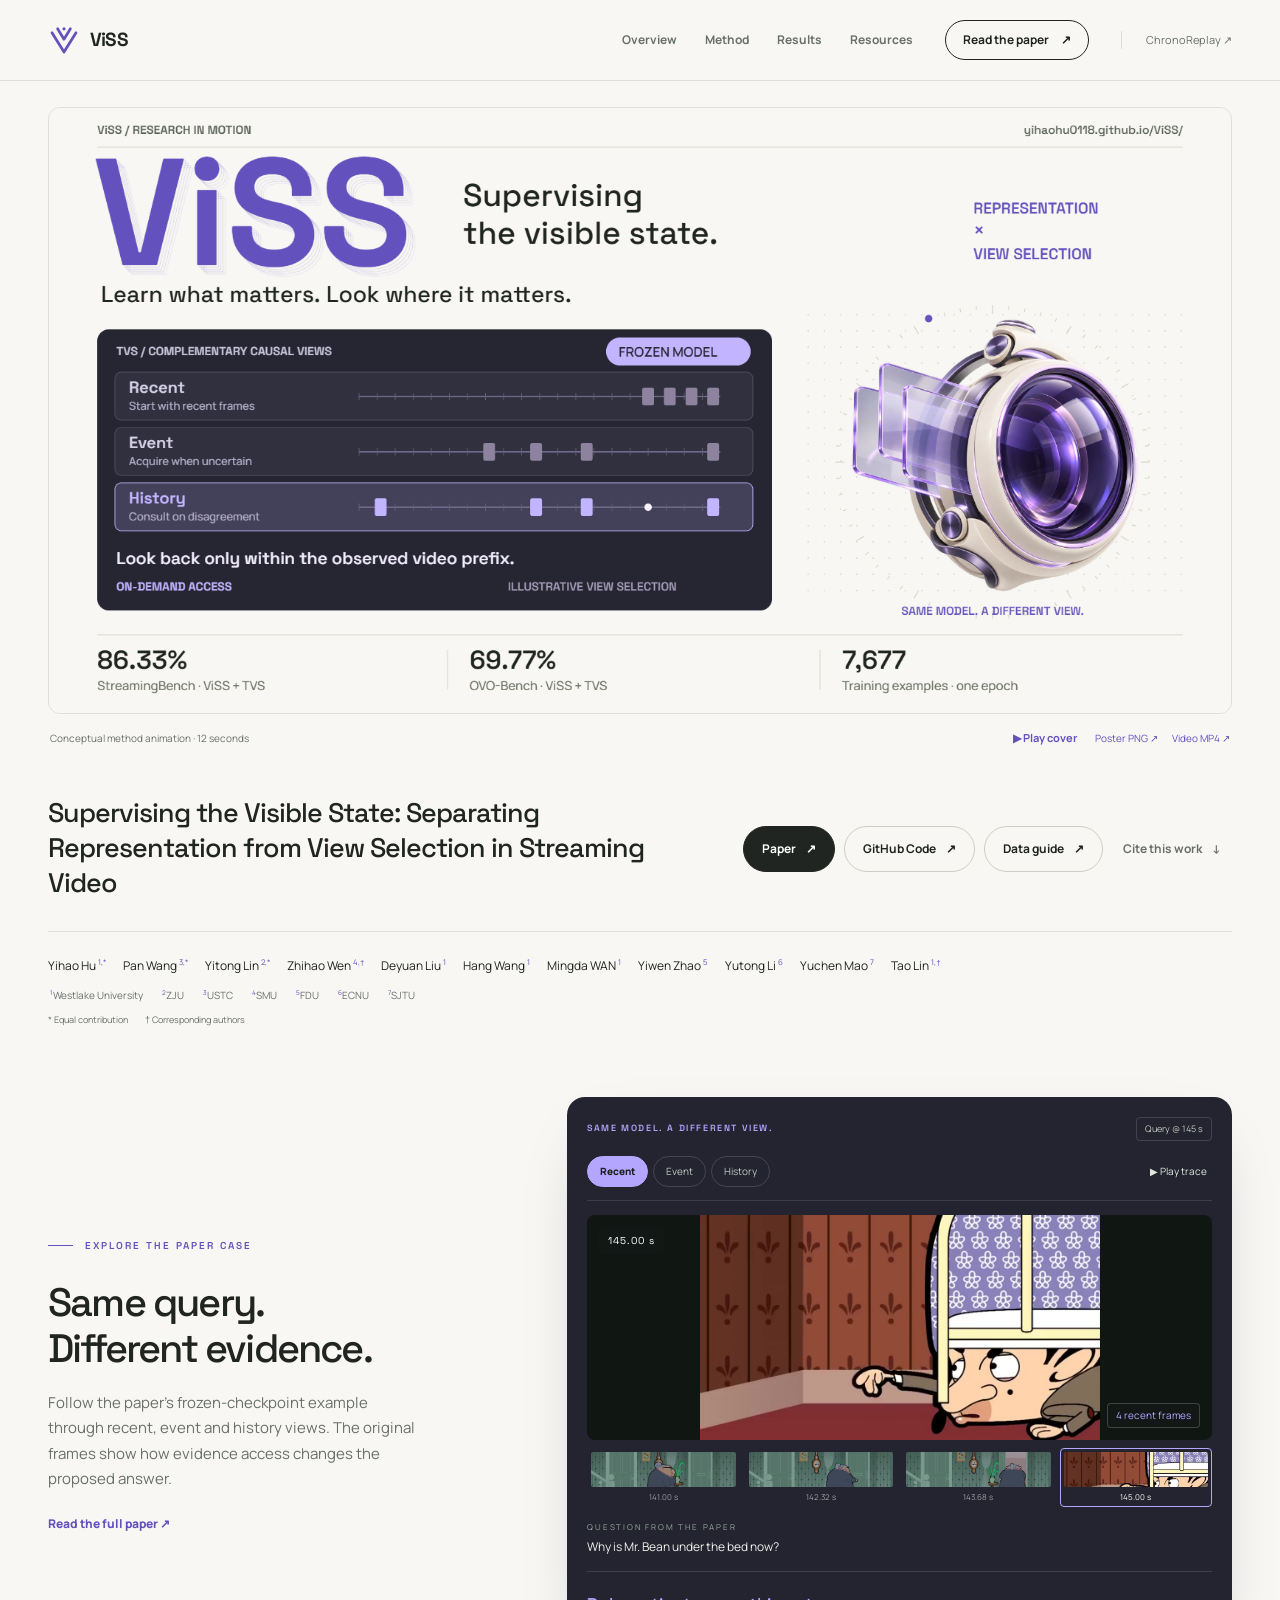
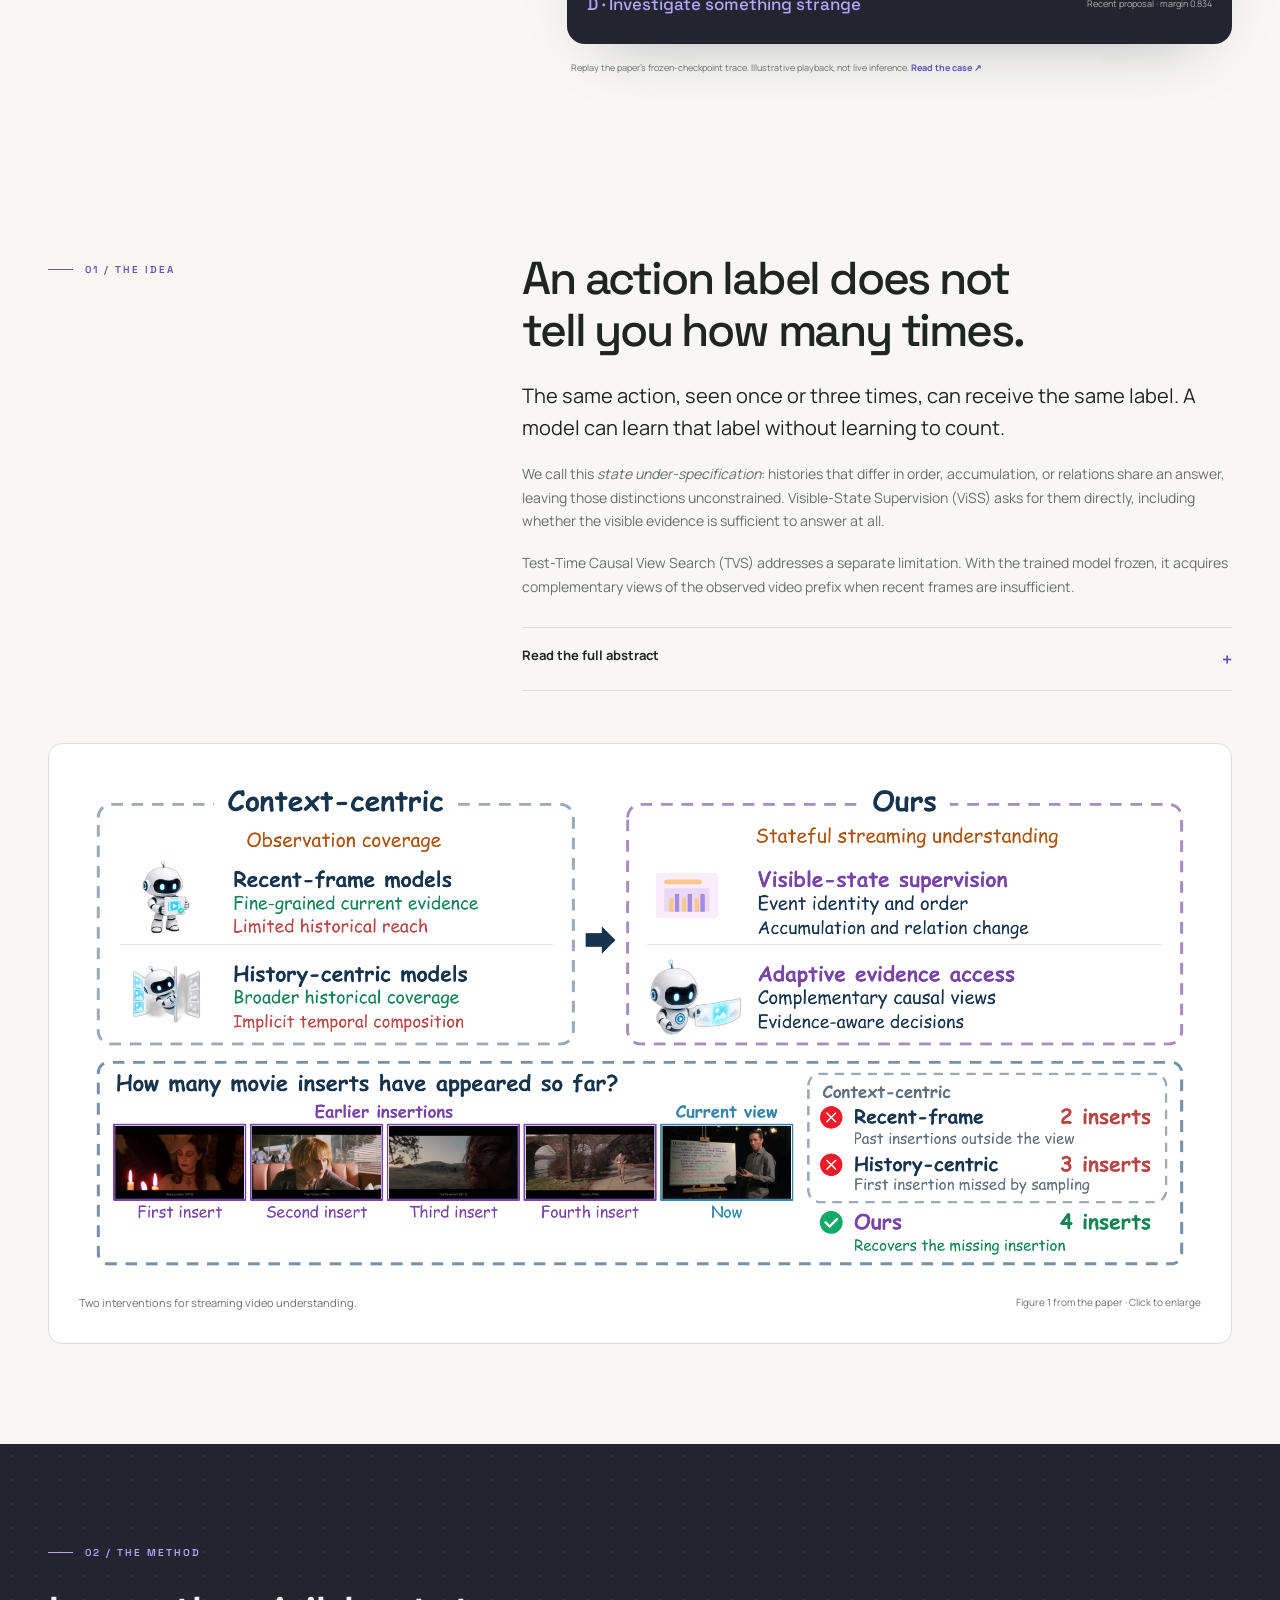
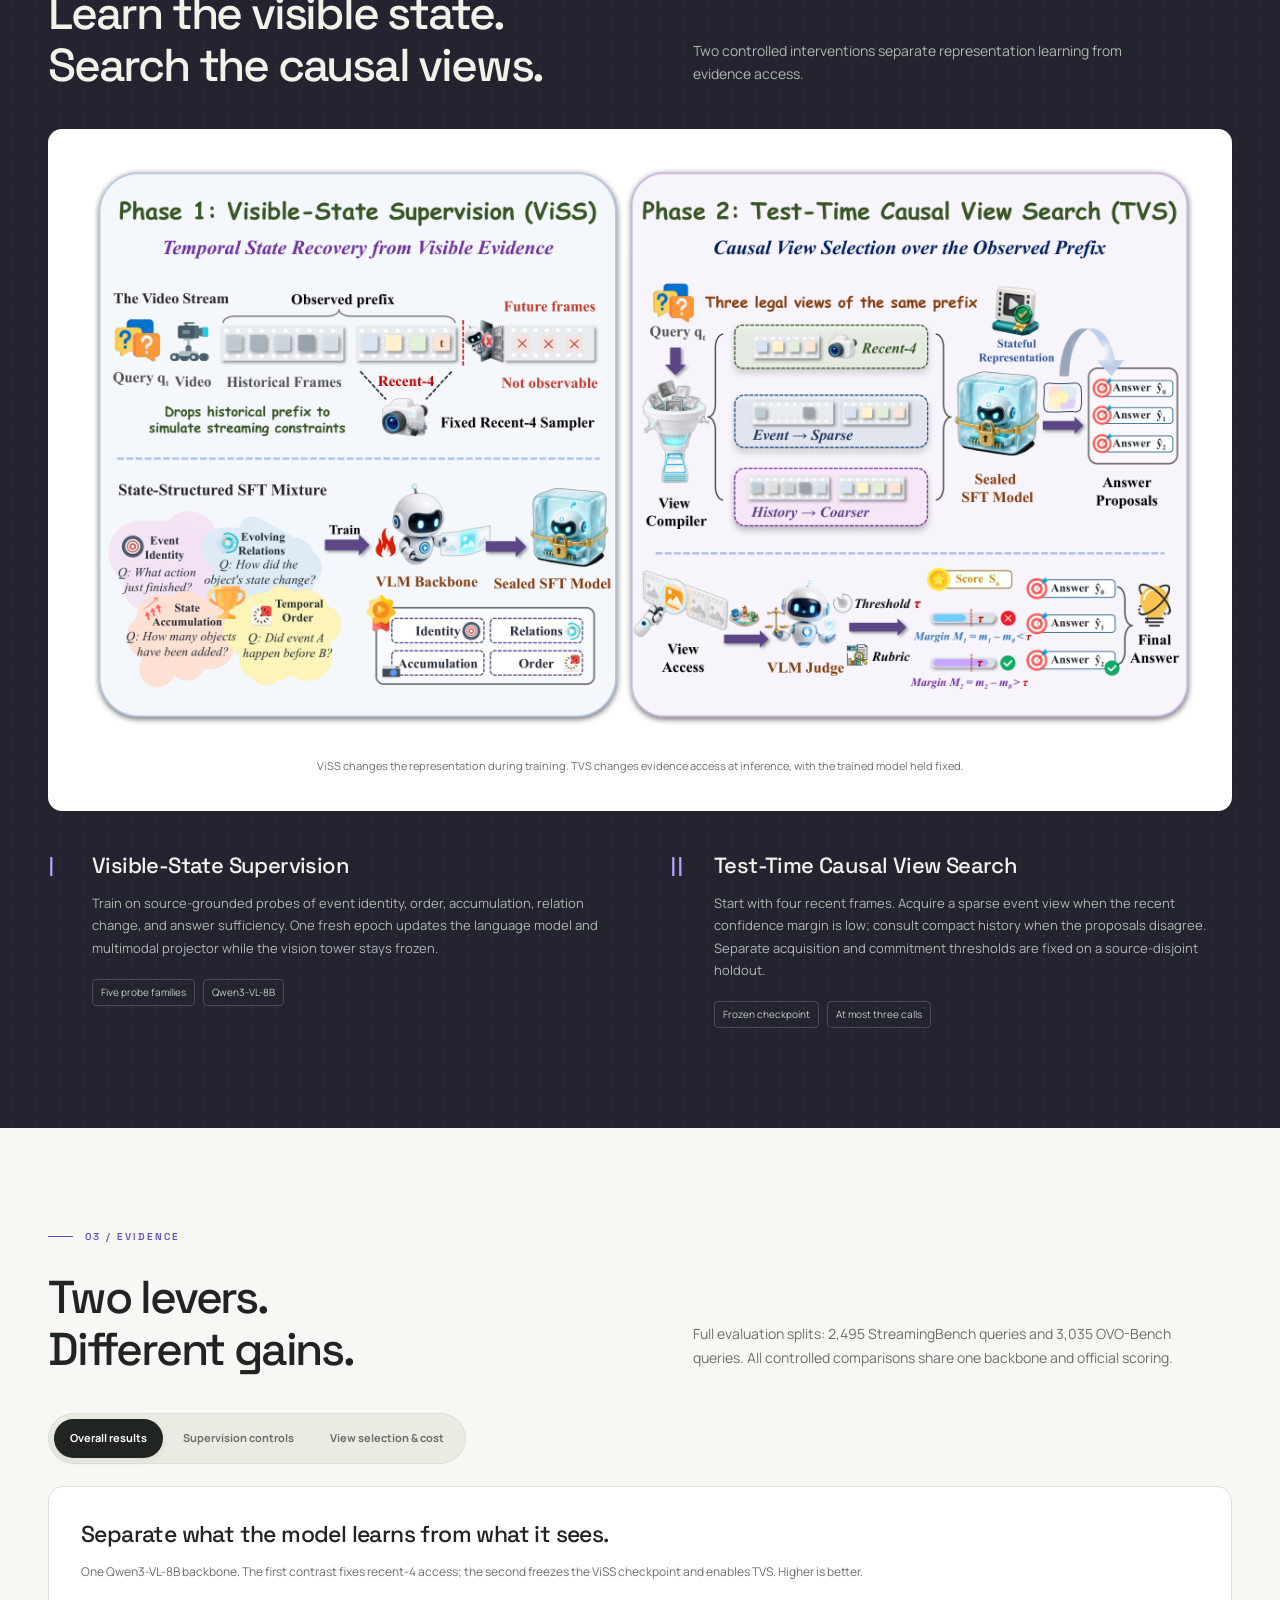
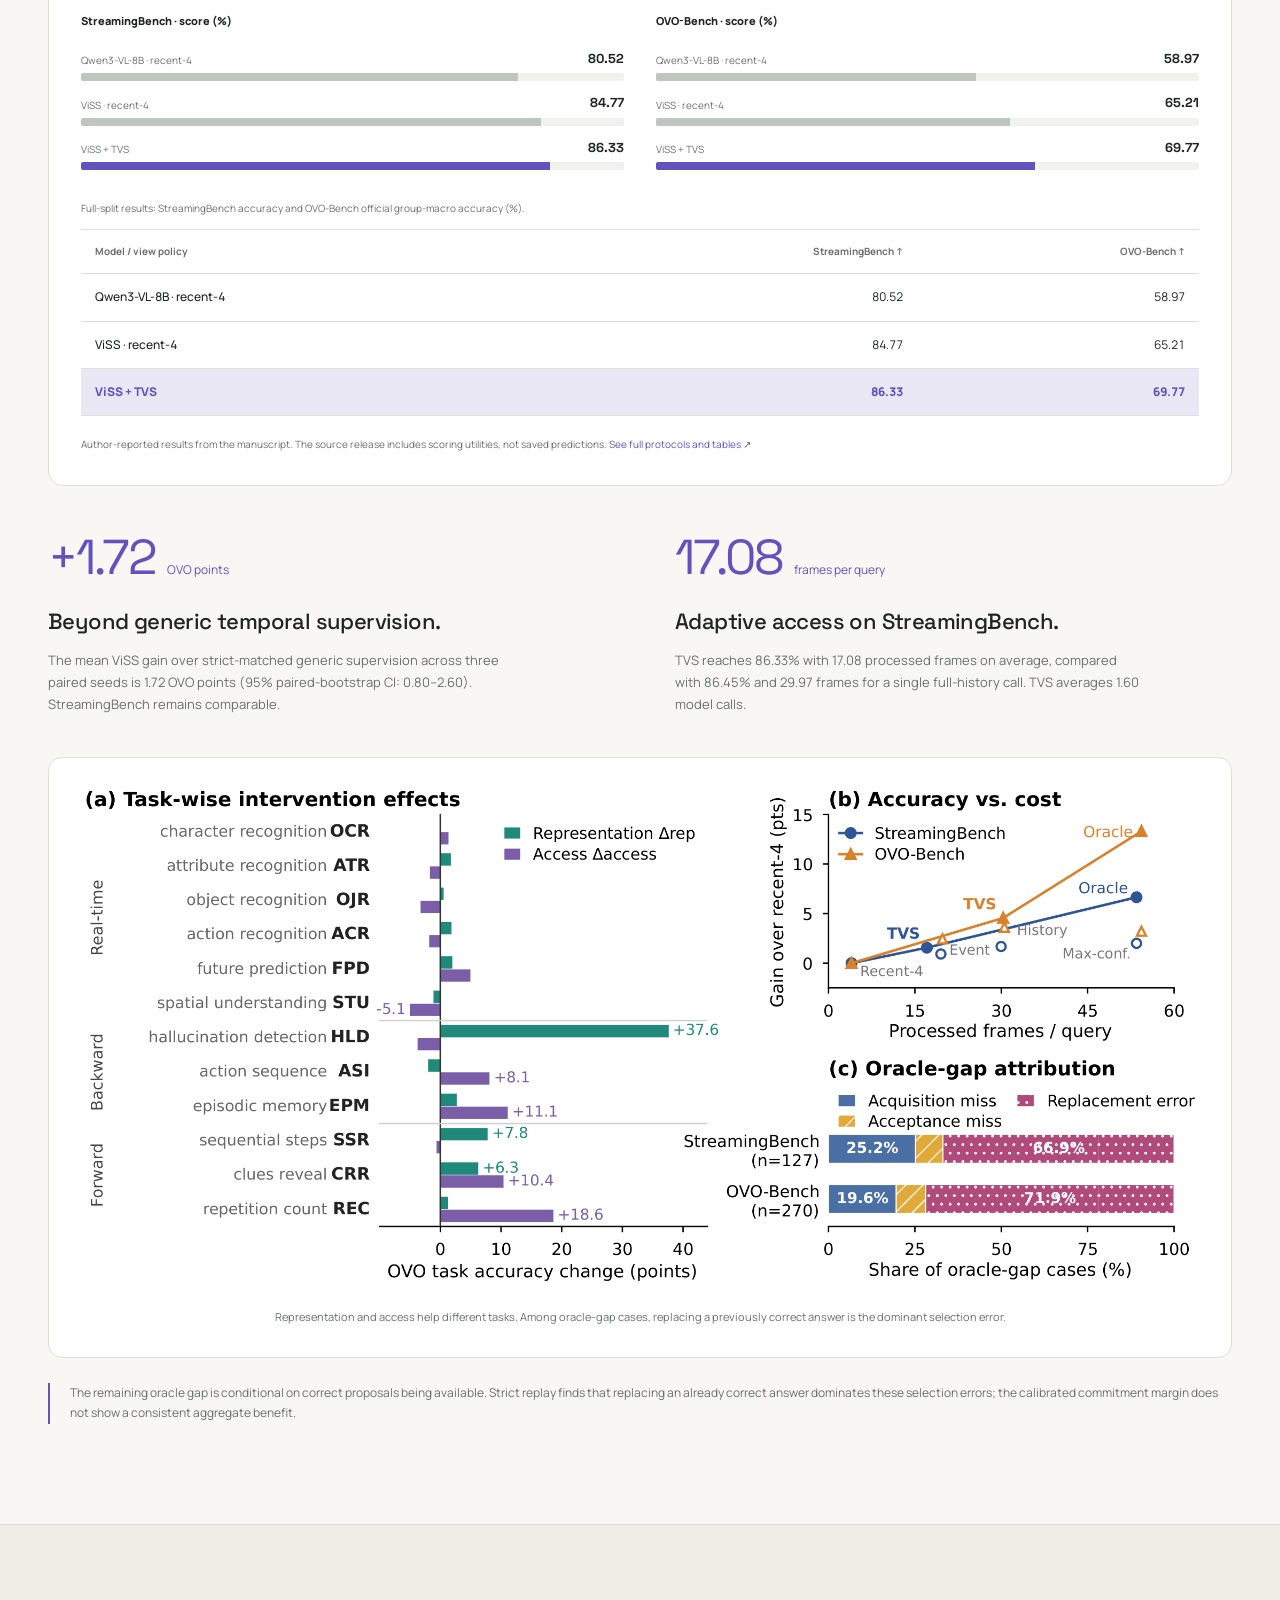
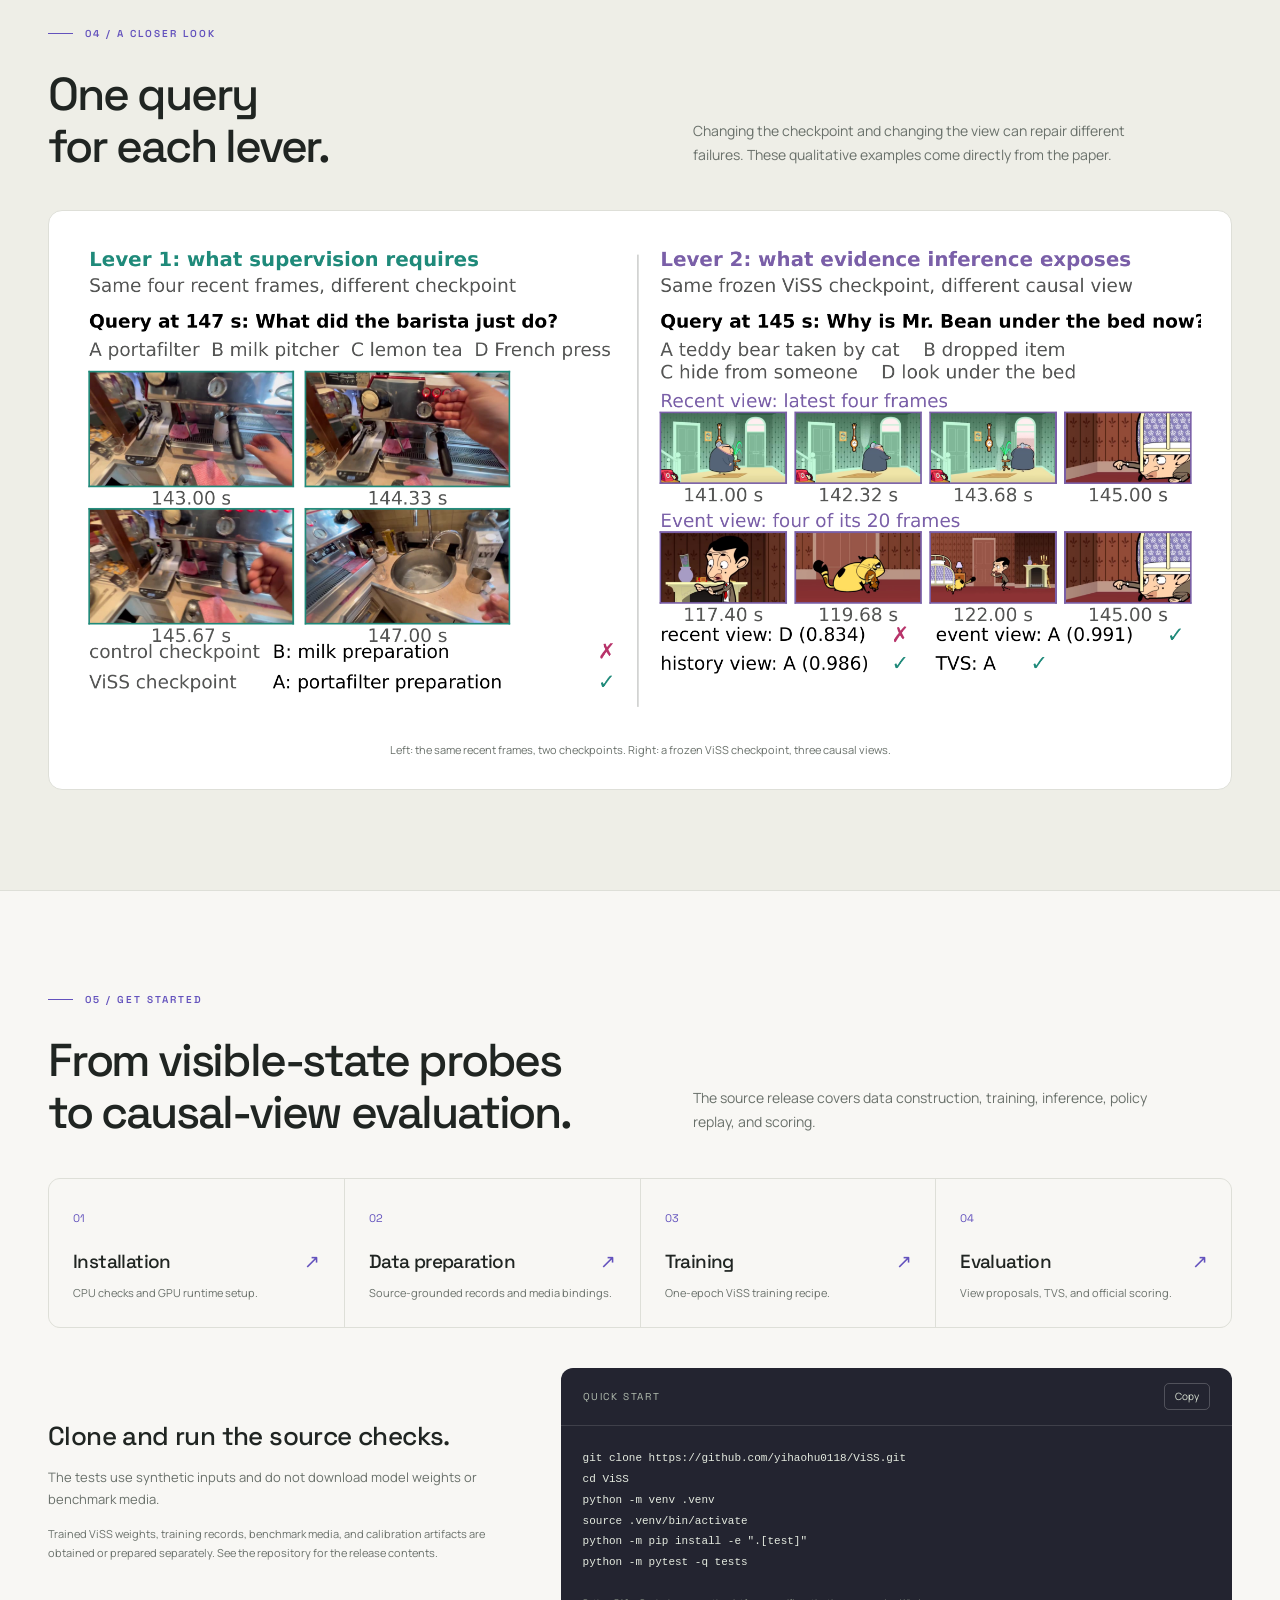
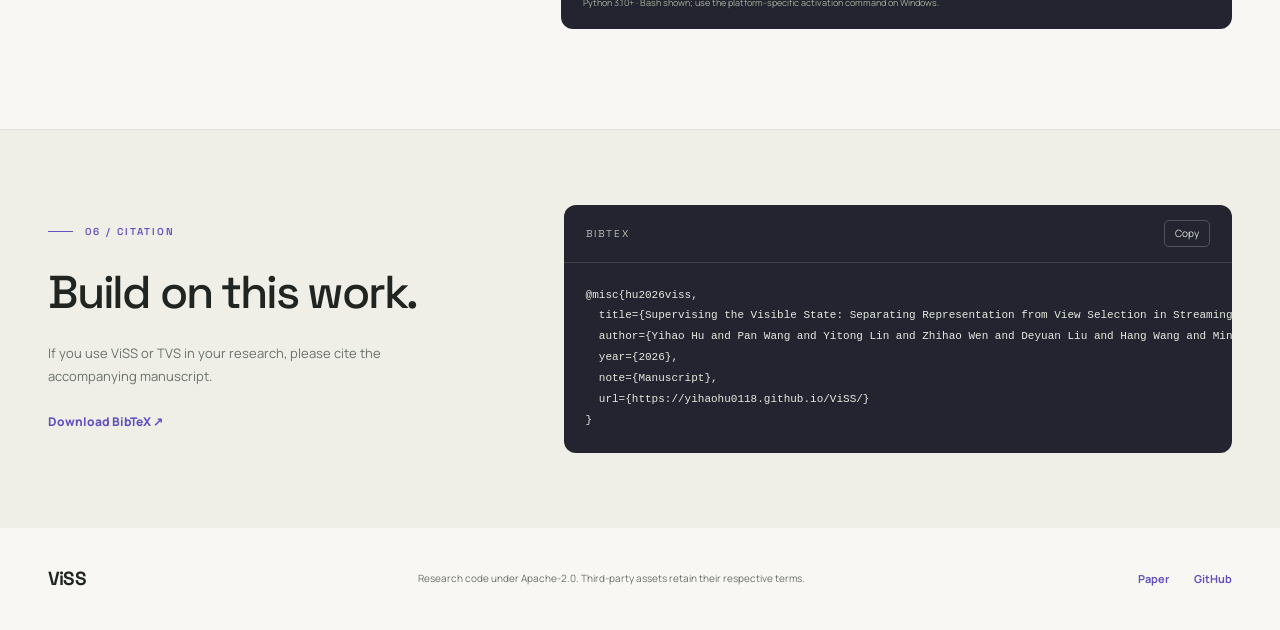
<file: site/index.html>
<!DOCTYPE html>

<html lang="en">
<head>
<meta charset="utf-8"/>
<meta content="width=device-width, initial-scale=1" name="viewport"/>
<meta content="ViSS supervises visible-state distinctions; Test-Time Causal View Search adapts evidence access for streaming video understanding. Paper, code, and results." name="description"/>
<meta content="#f8f7f4" name="theme-color"/>
<meta content="ViSS — Supervising the Visible State" property="og:title"/>
<meta content="Separating Representation from View Selection in Streaming Video." property="og:description"/>
<meta content="website" property="og:type"/>
<meta content="https://yihaohu0118.github.io/ViSS/" property="og:url"/>
<meta content="https://yihaohu0118.github.io/ViSS/assets/brand/cover.png" property="og:image"/>
<meta content="summary_large_image" name="twitter:card"/>
<link href="https://yihaohu0118.github.io/ViSS/" rel="canonical"/>
<link href="assets/favicon.svg" rel="icon" type="image/svg+xml"/>
<link href="style.css" rel="stylesheet"/>
<title>ViSS | Supervising the Visible State</title>
<script defer="" src="app.js"></script>
<link as="font" crossorigin="" href="assets/fonts/manrope.woff2" rel="preload" type="font/woff2"/><link as="font" crossorigin="" href="assets/fonts/space-grotesk.woff2" rel="preload" type="font/woff2"/><script defer="" src="experience.js"></script><noscript><style>.demo-controls,.result-tabs{display:none}</style></noscript><link href="cover.css" rel="stylesheet"/><script defer="" src="cover.js"></script><meta content="1600" property="og:image:width"/><meta content="820" property="og:image:height"/><meta content="ViSS learns visible-state distinctions; TVS selects recent, event and compact-history views on demand while keeping the trained model fixed." property="og:image:alt"/></head>
<body data-project="viss">
<a class="skip-link" href="#main">Skip to content</a>
<header class="site-header">
<nav aria-label="Main navigation" class="nav wrap">
<a class="wordmark" href="#top"><span aria-hidden="true" class="brand-icon"><svg aria-hidden="true" fill="none" viewbox="0 0 40 40"><path d="M5 11l15 24 15-24M12 6l8 13 8-13" stroke="currentColor" stroke-linecap="round" stroke-linejoin="round" stroke-width="3.4"></path><circle cx="20" cy="6" fill="currentColor" r="2"></circle></svg></span>ViSS</a>
<div class="nav-links"><a href="#overview">Overview</a><a href="#method">Method</a><a href="#results">Results</a><a href="#resources">Resources</a></div>
<a class="nav-paper" href="assets/ViSS.pdf">Read the paper <span aria-hidden="true">↗</span></a>
<a class="sibling-link" href="https://yihaohu0118.github.io/ChronoReplay/">ChronoReplay ↗</a></nav>
<div aria-hidden="true" class="reading-progress"></div></header>
<main id="main">
<section class="hero wrap" id="top"><figure class="brand-player">
<video aria-label="ViSS learns visible-state distinctions; TVS selects recent, event and compact-history views on demand while keeping the trained model fixed." height="820" loop="" muted="" playsinline="" poster="assets/brand/cover.png" preload="none" width="1600">
<source src="assets/brand/cover.mp4" type="video/mp4"/>
<img alt="ViSS learns visible-state distinctions; TVS selects recent, event and compact-history views on demand while keeping the trained model fixed." height="820" src="assets/brand/cover.png" width="1600"/>
</video>
<figcaption><span>Conceptual method animation · 12 seconds</span>
<div class="cover-controls"><button aria-pressed="false" class="cover-toggle" type="button">▶ Play cover</button>
<span class="cover-links"><a download="ViSS-poster.png" href="assets/brand/cover.png">Poster PNG ↗</a>
<a download="ViSS-cover.mp4" href="assets/brand/cover.mp4">Video MP4 ↗</a></span></div>
</figcaption></figure><div class="hero-layout"><div class="hero-copy"><h1 class="sr-only">Vi<span>SS</span></h1><p class="paper-title">Supervising the Visible State:<br class="desktop-break"/> Separating Representation from View Selection<br class="desktop-break"/> in Streaming Video</p></div>
<div class="hero-actions">
<a class="button primary" href="assets/ViSS.pdf">Paper <span aria-hidden="true">↗</span></a>
<a class="button" href="https://github.com/yihaohu0118/ViSS">GitHub Code <span aria-hidden="true">↗</span></a>
<a class="button" href="https://github.com/yihaohu0118/ViSS/blob/main/docs/DATA.md">Data guide <span aria-hidden="true">↗</span></a>
<a class="button subtle" href="#citation">Cite this work <span aria-hidden="true">↓</span></a>
</div></div><div aria-label="Authors and affiliations" class="author-panel"><p class="authors"><span>Yihao Hu<sup>1,*</sup></span><span>Pan Wang<sup>3,*</sup></span><span>Yitong Lin<sup>2,*</sup></span><span>Zhihao Wen<sup>4,†</sup></span><span>Deyuan Liu<sup>1</sup></span><span>Hang Wang<sup>1</sup></span><span>Mingda WAN<sup>1</sup></span><span>Yiwen Zhao<sup>5</sup></span><span>Yutong Li<sup>6</sup></span><span>Yuchen Mao<sup>7</sup></span><span>Tao Lin<sup>1,†</sup></span></p><p class="affiliations"><span><sup>1</sup>Westlake University</span><span><sup>2</sup>ZJU</span><span><sup>3</sup>USTC</span><span><sup>4</sup>SMU</span><span><sup>5</sup>FDU</span><span><sup>6</sup>ECNU</span><span><sup>7</sup>SJTU</span></p><p class="author-notes">* Equal contribution <span>† Corresponding authors</span></p></div><div aria-label="Research highlights" class="metrics">
<div><strong>86.33<span>%</span></strong><p>StreamingBench · ViSS + TVS</p></div>
<div><strong>69.77<span>%</span></strong><p>OVO-Bench · ViSS + TVS</p></div>
<div><strong>7,677</strong><p>Training examples · One epoch</p></div>
</div></section><section aria-label="Interactive paper example" class="demo-story wrap" id="demo">
<div class="demo-story-copy"><div class="section-label">Explore the paper case</div>
<h2>Same query.<br/>Different evidence.</h2><p>Follow the paper’s frozen-checkpoint example through recent, event and history views. The original frames show how evidence access changes the proposed answer.</p>
<a class="text-link" href="assets/ViSS.pdf">Read the full paper ↗</a></div><div class="demo-shell">
<div aria-label="Interactive paper example" class="demo-board">
<div class="demo-topline"><span class="demo-kicker">Same model. A different view.</span><span class="demo-badge">Query @ 145 s</span></div>
<div aria-label="Explore the paper example" class="demo-controls" role="group"><button aria-pressed="true" data-mode="recent" type="button">Recent</button><button aria-pressed="false" data-mode="event" type="button">Event</button><button aria-pressed="false" data-mode="history" type="button">History</button><button aria-pressed="false" class="play-trace" type="button">▶ Play trace</button></div>
<div class="demo-image-wrap"><img alt="Observation frame from the paper's qualitative example." class="demo-image" fetchpriority="auto" height="360" loading="lazy" src="assets/replay/bean_145.00s.jpg" width="600"/><span class="frame-label">145.00 s</span><span class="frame-corner">4 recent frames</span></div>
<div aria-label="Choose an observation frame" class="filmstrip" role="group"></div>
<div class="demo-question"><small>Question from the paper</small><span class="question-text">Why is Mr. Bean under the bed now?</span></div>
<div aria-live="polite" class="demo-answer"><strong class="answer-value">D · Investigate something strange</strong><span class="answer-caption">Recent proposal · margin 0.834</span></div>
</div>
<p class="demo-footnote">Replay the paper’s frozen-checkpoint trace. Illustrative playback, not live inference. <a href="assets/ViSS.pdf">Read the case ↗</a></p>
</div></section>
<section class="section overview wrap" id="overview">
<div class="section-label">01 / The idea</div>
<div class="prose">
<h2>An action label does not<br/>tell you how many times.</h2>
<p class="lead">The same action, seen once or three times, can receive the same label. A model can learn that label without learning to count.</p>
<p>We call this <em>state under-specification</em>: histories that differ in order, accumulation, or relations share an answer, leaving those distinctions unconstrained. Visible-State Supervision (ViSS) asks for them directly, including whether the visible evidence is sufficient to answer at all.</p>
<p>Test-Time Causal View Search (TVS) addresses a separate limitation. With the trained model frozen, it acquires complementary views of the observed video prefix when recent frames are insufficient.</p>
<details class="abstract"><summary>Read the full abstract <span aria-hidden="true">+</span></summary><div id="abstract-text">An action seen once and the same action seen three times receive the same action-recognition label, so that supervision does not require a model to count. Answers shared across histories that differ in event order, accumulation, or relations leave those distinctions unconstrained; we call this state under-specification. Visible-State Supervision (ViSS) addresses it by training on source-grounded probes of event identity, order, accumulation, relation change, and answer sufficiency; under the same recent-frame interface it improves OVO-Bench over a strict-matched generic temporal supervision baseline while remaining comparable on StreamingBench, with the largest gain in hallucination detection. Test-Time Causal View Search (TVS) then adapts evidence access while keeping the learned model fixed, expanding from recent frames to sparse event and compact history views on demand. The two interventions separate representation from view selection: supervision particularly benefits hallucination detection and causal reasoning, access particularly benefits event recall and forward reasoning. Together they reach the best reported accuracy among the published systems compared here on StreamingBench and OVO-Bench at a fraction of the processed frames of exhaustive selection, and strict replay shows that most of the remaining gap to a three-view oracle is a correct answer that was later replaced. Streaming accuracy depends on what supervision asks the model to keep, what evidence inference exposes, and whether the model keeps a correct answer once it has one.<p><strong>Code:</strong> <a href="https://github.com/yihaohu0118/ViSS">github.com/yihaohu0118/ViSS</a><br/><strong>Project Homepage:</strong> <a href="https://yihaohu0118.github.io/ViSS/">yihaohu0118.github.io/ViSS/</a></p></div></details>
</div>
<figure class="hero-figure"><a data-zoom="" href="assets/teaser.png"><img alt="State under-specification leaves event identity, order, accumulation, relations, and answer sufficiency unconstrained. ViSS and TVS address representation and evidence access separately." height="936" loading="lazy" src="assets/teaser.png" width="2100"/></a><figcaption>Two interventions for streaming video understanding. <span>Figure 1 from the paper · Click to enlarge</span></figcaption></figure></section>
<section class="section method-section" id="method">
<div class="wrap">
<div class="section-label">02 / The method</div>
<div class="section-heading"><h2>Learn the visible state.<br/>Search the causal views.</h2><p>Two controlled interventions separate representation learning from evidence access.</p></div>
<figure class="figure-panel"><a data-zoom="" href="assets/method.png"><img alt="Phase 1 trains visible-state probes. Phase 2 freezes the model and expands from recent to event and compact-history views on demand." height="1234" loading="lazy" src="assets/method.png" width="2400"/></a><figcaption>ViSS changes the representation during training. TVS changes evidence access at inference, with the trained model held fixed.</figcaption></figure>
<div class="method-steps">
<article><span class="step-number">I</span><h3>Visible-State Supervision</h3><p>Train on source-grounded probes of event identity, order, accumulation, relation change, and answer sufficiency. One fresh epoch updates the language model and multimodal projector while the vision tower stays frozen.</p><div class="small-tags"><span>Five probe families</span><span>Qwen3-VL-8B</span></div></article>
<article><span class="step-number">II</span><h3>Test-Time Causal View Search</h3><p>Start with four recent frames. Acquire a sparse event view when the recent confidence margin is low; consult compact history when the proposals disagree. Separate acquisition and commitment thresholds are fixed on a source-disjoint holdout.</p><div class="small-tags"><span>Frozen checkpoint</span><span>At most three calls</span></div></article>
</div>
</div>
</section>
<section class="section wrap" id="results">
<div class="section-label">03 / Evidence</div>
<div class="section-heading"><h2>Two levers.<br/>Different gains.</h2><p>Full evaluation splits: 2,495 StreamingBench queries and 3,035 OVO-Bench queries. All controlled comparisons share one backbone and official scoring.</p></div>
<div aria-label="Choose a result comparison" class="result-tabs" role="group">
<button aria-pressed="true" class="active" data-result="matched" type="button">Overall results</button>
<button aria-pressed="false" data-result="controls" type="button">Supervision controls</button>
<button aria-pressed="false" data-result="access" type="button">View selection &amp; cost</button>
</div>
<div aria-atomic="true" aria-live="polite" class="results-panel">
<h3 id="results-title">Separate what the model learns from what it sees.</h3>
<p id="results-note">One Qwen3-VL-8B backbone. First fix recent-4 access; then freeze the ViSS checkpoint and enable TVS. Higher is better.</p>
<div aria-hidden="true" class="chart" id="result-chart"></div>
<div aria-label="Benchmark result table" class="table-scroll" tabindex="0">
<table id="results-table">
<caption>Full-split StreamingBench accuracy and OVO-Bench official group-macro accuracy (%).</caption>
<thead><tr><th scope="col">Model / view policy</th><th scope="col">StreamingBench ↑</th><th scope="col">OVO-Bench ↑</th></tr></thead>
<tbody><tr><th scope="row">Qwen3-VL-8B · recent-4</th><td>80.52</td><td>58.97</td></tr><tr><th scope="row">ViSS · recent-4</th><td>84.77</td><td>65.21</td></tr><tr class="highlight"><th scope="row">ViSS + TVS</th><td>86.33</td><td>69.77</td></tr></tbody>
</table>
</div>
<p class="source-note">Author-reported results from the manuscript. The source release includes scoring utilities, not saved predictions. <a href="assets/ViSS.pdf">See full protocols and tables ↗</a></p>
</div>
<div class="findings">
<article><p class="finding-number">+1.72 <small>OVO points</small></p><h3>Beyond generic temporal supervision.</h3><p>The mean ViSS gain over strict-matched generic supervision across three paired seeds is 1.72 OVO points (95% paired-bootstrap CI: 0.80–2.60). StreamingBench remains comparable.</p></article>
<article><p class="finding-number">17.08 <small>frames per query</small></p><h3>Adaptive access on StreamingBench.</h3><p>TVS reaches 86.33% with 17.08 processed frames on average, compared with 86.45% and 29.97 frames for a single full-history call. TVS averages 1.60 model calls.</p></article>
</div>
<figure class="figure-panel wide-figure"><a data-zoom="" href="assets/results.png"><img alt="Task-level gains from representation and access, accuracy versus processed frames, and attribution of selection errors within the three-view oracle gap." height="936" loading="lazy" src="assets/results.png" width="2100"/></a><figcaption>Representation and access help different tasks. Among oracle-gap cases, replacing a previously correct answer is the dominant selection error.</figcaption></figure>
<p class="research-note">The remaining oracle gap is conditional on correct proposals being available. Strict replay finds that replacing an already correct answer dominates these selection errors; the calibrated commitment margin does not show a consistent aggregate benefit.</p>
</section>
<section class="section examples-section case-section">
<div class="wrap">
<div class="section-label">04 / A closer look</div>
<div class="section-heading"><h2>One query<br/>for each lever.</h2><p>Changing the checkpoint and changing the view can repair different failures. These qualitative examples come directly from the paper.</p></div>
<figure class="figure-panel"><a data-zoom="" href="assets/cases.png"><img alt="Two examples separate a checkpoint change under fixed recent frames from a view change on one frozen checkpoint." height="898" loading="lazy" src="assets/cases.png" width="2100"/></a><figcaption>Left: the same recent frames, two checkpoints. Right: a frozen ViSS checkpoint, three causal views.</figcaption></figure>
</div>
</section>
<section class="section wrap" id="resources">
<div class="section-label">05 / Get started</div>
<div class="section-heading"><h2>From visible-state probes<br/>to causal-view evaluation.</h2><p>The source release covers data construction, training, inference, policy replay, and scoring.</p></div>
<div class="resource-grid">
<a href="https://github.com/yihaohu0118/ViSS/blob/main/docs/INSTALL.md"><span class="resource-index">01</span><h3>Installation <span>↗</span></h3><p>CPU checks and GPU runtime setup.</p></a>
<a href="https://github.com/yihaohu0118/ViSS/blob/main/docs/DATA.md"><span class="resource-index">02</span><h3>Data preparation <span>↗</span></h3><p>Source-grounded records and media bindings.</p></a>
<a href="https://github.com/yihaohu0118/ViSS/blob/main/docs/TRAINING.md"><span class="resource-index">03</span><h3>Training <span>↗</span></h3><p>One-epoch ViSS training recipe.</p></a>
<a href="https://github.com/yihaohu0118/ViSS/blob/main/docs/EVALUATION.md"><span class="resource-index">04</span><h3>Evaluation <span>↗</span></h3><p>View proposals, TVS, and official scoring.</p></a>
</div>
<div class="quickstart">
<div><h3>Clone and run the source checks.</h3><p>The tests use synthetic inputs and do not download model weights or benchmark media.</p><p class="muted">Trained ViSS weights, training records, benchmark media, and calibration artifacts are obtained or prepared separately. See the repository for the release contents.</p></div>
<div class="code-panel"><div class="code-label">Quick start <button class="copy-button" data-copy="quickstart" type="button">Copy</button></div><pre><code id="quickstart">git clone https://github.com/yihaohu0118/ViSS.git
cd ViSS
python -m venv .venv
source .venv/bin/activate
python -m pip install -e ".[test]"
python -m pytest -q tests</code></pre><p class="code-footnote">Python 3.10+ · Bash shown; use the platform-specific activation command on Windows.</p></div>
</div>
</section>
<section class="section citation-section" id="citation">
<div class="wrap citation-grid">
<div><div class="section-label">06 / Citation</div><h2>Build on this work.</h2><p>If you use ViSS or TVS in your research, please cite the accompanying manuscript.</p><a class="text-link" download="" href="assets/citation.bib">Download BibTeX ↗</a></div>
<div class="code-panel"><div class="code-label">BibTeX <button class="copy-button" data-copy="bibtex" type="button">Copy</button></div><pre><code id="bibtex">@misc{hu2026viss,
  title={Supervising the Visible State: Separating Representation from View Selection in Streaming Video},
  author={Yihao Hu and Pan Wang and Yitong Lin and Zhihao Wen and Deyuan Liu and Hang Wang and Mingda Wan and Yiwen Zhao and Yutong Li and Yuchen Mao and Tao Lin},
  year={2026},
  note={Manuscript},
  url={https://yihaohu0118.github.io/ViSS/}
}</code></pre></div>
</div>
</section>
</main>
<footer class="footer wrap"><a class="wordmark" href="#top">ViSS</a><p>Research code under Apache-2.0. Third-party assets retain their respective terms.</p><div><a href="assets/ViSS.pdf">Paper</a><a href="https://github.com/yihaohu0118/ViSS">GitHub</a></div></footer>
<dialog aria-label="Expanded research figure" id="image-viewer"><button class="close-viewer" type="button">Close ×</button><img alt="" id="expanded-image"/><p id="expanded-caption"></p></dialog>
<p aria-live="polite" class="sr-only" id="copy-status" role="status"></p>
</body>
</html>
</file>
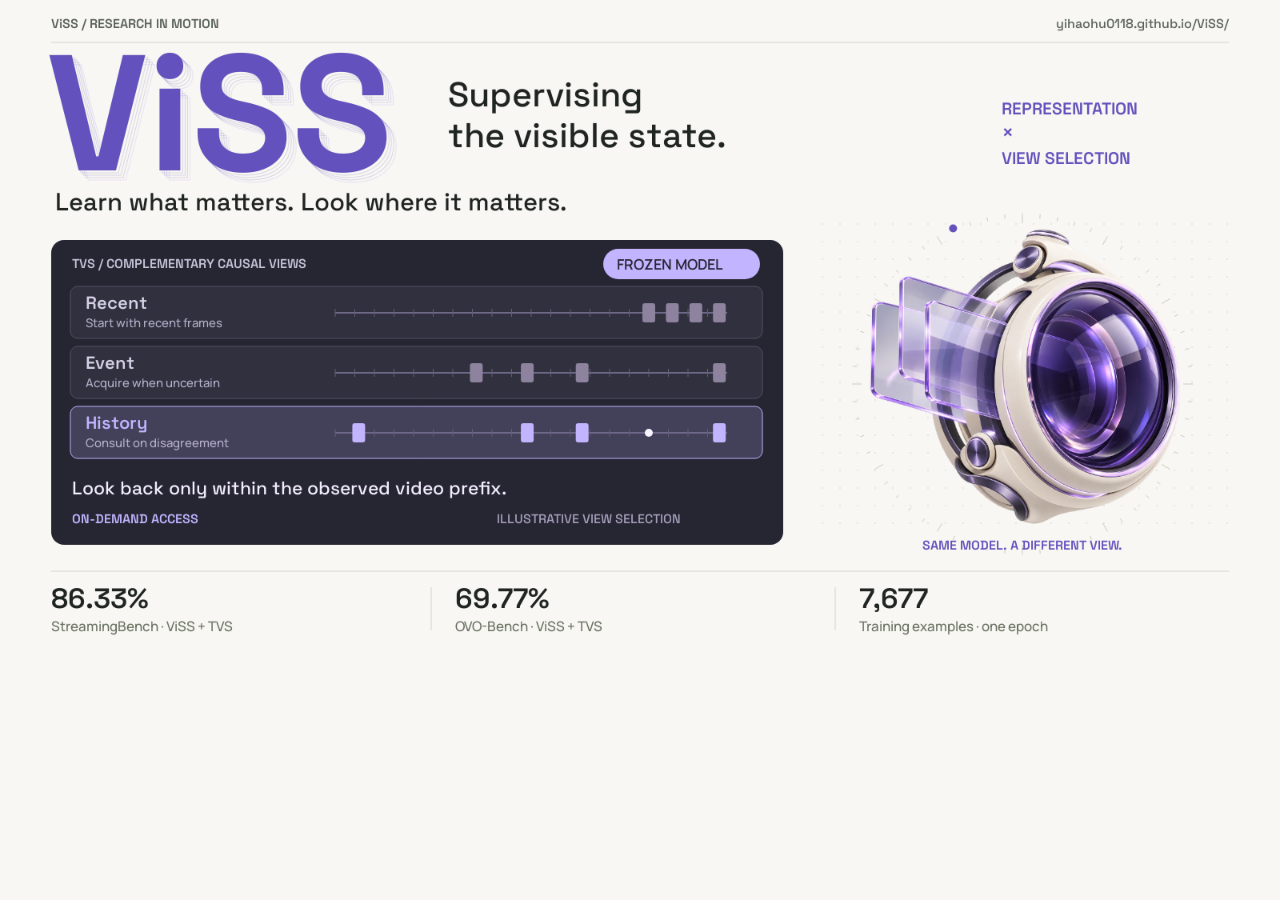
<file: site/assets/brand/render.html>
<!doctype html>
<html lang="en"><head><meta charset="utf-8">
<meta name="viewport" content="width=device-width,initial-scale=1">
<title>Research cover artwork</title>
<style>
@font-face{font-family:Manrope;src:url("../fonts/manrope.woff2");font-weight:400 800}
@font-face{font-family:"Space Grotesk";src:url("../fonts/space-grotesk.woff2");font-weight:400 700}
*{box-sizing:border-box}body{margin:0;background:#f8f7f3}
canvas{display:block;width:100%;height:auto}
</style></head><body data-project="ViSS">
<canvas width="1600" height="820" role="img" aria-label="Illustrated research overview"></canvas>
<script src="render.js"></script>
</body></html>
</file>
<file: site/style.css>
@font-face{font-family:Manrope;src:url("assets/fonts/manrope.woff2") format("woff2");font-style:normal;font-weight:400 800;font-display:swap}
@font-face{font-family:"Space Grotesk";src:url("assets/fonts/space-grotesk.woff2") format("woff2");font-style:normal;font-weight:400 700;font-display:swap}
:root{--paper:#f8f7f4;--ink:#202522;--muted:#69706a;--line:#dedfd8;--accent:#bb4b2c;--accent-bright:#ff9470;--tint:#f3e6df;--dark:#202622;--blue:var(--accent);--deep:var(--ink);--light:#eeeee8;--serif:"Space Grotesk",sans-serif}
body[data-project="viss"]{--accent:#6352bd;--accent-bright:#b4a5ff;--tint:#eae7f5;--dark:#232430}
*{box-sizing:border-box}
html{scroll-behavior:smooth;scroll-padding-top:100px}
body{margin:0;background:var(--paper);color:var(--ink);font-family:Manrope,"Segoe UI",sans-serif;line-height:1.7;-webkit-font-smoothing:antialiased}
::selection{background:var(--tint);color:var(--accent)}
a{color:var(--accent);text-decoration:none}
a:hover{text-decoration:underline;text-underline-offset:4px}
button,input{font:inherit}
button,a,input{-webkit-tap-highlight-color:transparent}
button{cursor:pointer}
:focus-visible{outline:3px solid var(--accent);outline-offset:5px;border-radius:3px}
img{display:block;max-width:100%;height:auto}
figure,p,h1,h2,h3{margin:0}
.wrap{width:min(1240px,calc(100% - 96px));margin-inline:auto}
.site-header{position:sticky;top:0;z-index:30;background:rgba(248,247,244,.92);backdrop-filter:blur(18px);border-bottom:1px solid var(--line)}
.reading-progress{position:absolute;bottom:-1px;left:0;height:2px;background:var(--accent);width:0;transition:width .12s linear}
.nav{height:80px;display:flex;align-items:center;gap:32px;justify-content:space-between}
.wordmark{font-family:"Space Grotesk",sans-serif;display:flex;gap:10px;align-items:center;font-size:19px;font-weight:700;letter-spacing:-.8px;color:var(--ink)}
.wordmark:hover{text-decoration:none}
.brand-icon{display:grid;place-items:center;width:32px;height:32px;color:var(--accent)}
.brand-icon svg{width:100%;height:100%}
.nav-links{display:flex;align-items:center;gap:28px;margin-left:auto}
.nav-links a{font-size:12px;font-weight:700;color:var(--muted);position:relative}
.nav-links a.active{color:var(--accent)}
.nav-links a.active:after{content:"";width:4px;height:4px;border-radius:50%;background:currentColor;position:absolute;left:50%;bottom:-9px}
.nav-paper{font-size:12px;font-weight:700;border:1px solid var(--ink);padding:9px 17px;border-radius:30px;color:var(--ink)}
.nav-paper span{margin-left:10px}
.sibling-link{font-size:11px;color:var(--muted);border-left:1px solid var(--line);padding-left:24px}
.hero{padding-top:66px}
.hero-layout{display:grid;grid-template-columns:1fr 1.08fr;gap:52px;align-items:center}
.hero-copy{min-width:0;padding-bottom:8px}
.eyebrow,.section-label,.demo-kicker{font-family:"Space Grotesk",sans-serif;font-size:10px;font-weight:600;letter-spacing:2px;text-transform:uppercase}
.eyebrow{display:flex;align-items:center;gap:10px;color:var(--muted);margin-bottom:28px;letter-spacing:1.5px}
.eyebrow>span{height:7px;width:7px;background:var(--accent);border-radius:50%;box-shadow:0 0 0 5px var(--tint)}
h1{font-family:"Space Grotesk",sans-serif;font-size:clamp(50px,5.6vw,82px);letter-spacing:-5px;line-height:1.05;font-weight:600;margin-bottom:22px;white-space:nowrap}
h1 span{color:var(--accent)}
body[data-project="viss"] h1{font-size:118px;letter-spacing:-9px;line-height:.95}
.paper-title{font-family:"Space Grotesk",sans-serif;font-size:clamp(23px,2.3vw,34px);font-weight:500;line-height:1.24;letter-spacing:-1.3px;max-width:510px}
.paper-title .desktop-break{display:none}
.hero-deck{font-size:14px;color:var(--muted);max-width:410px;margin-top:22px;line-height:1.8}
.hero-actions{display:flex;align-items:center;flex-wrap:wrap;gap:9px;margin-top:28px}
.button{display:inline-flex;align-items:center;justify-content:center;gap:10px;font-size:12px;font-weight:700;border:1px solid #cbcec5;padding:11px 18px;border-radius:30px;color:var(--ink);min-height:46px;transition:background .2s,transform .2s,border-color .2s}
.button svg{width:16px;height:16px}
.button.primary{background:var(--ink);border-color:var(--ink);color:white}
.button:hover{background:var(--tint);border-color:var(--accent);transform:translateY(-2px);text-decoration:none}
.button.primary:hover{background:var(--accent);border-color:var(--accent)}
.button.subtle{border-color:transparent;padding-inline:10px;color:var(--muted)}
.author-panel{margin-top:42px;border-top:1px solid var(--line);padding-top:24px}
.authors{display:flex;flex-wrap:wrap;gap:5px 17px;font-size:12px;color:var(--ink)}
sup{font-size:.65em;color:var(--accent);margin-left:2px}
.affiliations{display:flex;flex-wrap:wrap;gap:4px 17px;color:var(--muted);font-size:10px;margin-top:10px}
.author-notes{color:var(--muted);font-size:9px;margin-top:8px}
.author-notes span{margin-left:15px}
.metrics{display:grid;grid-template-columns:repeat(3,1fr);border-top:1px solid var(--line);border-bottom:1px solid var(--line);padding-block:28px;margin-top:28px}
.metrics>div{padding-left:36px;border-left:1px solid var(--line)}
.metrics>div:first-child{padding-left:0;border:0}
.metrics strong{font-family:"Space Grotesk",sans-serif;font-size:47px;letter-spacing:-2px;line-height:1.2;font-weight:500}
.metrics strong span{font-family:Manrope,sans-serif;font-size:13px;letter-spacing:0;margin-left:5px;font-weight:500;color:var(--accent)}
.metrics p{font-size:11px;color:var(--muted);margin-top:8px}
/* The opening figure is a real, explorable trace from each manuscript. */
.demo-shell{position:relative;min-width:0;isolation:isolate}
.demo-shell:before{content:"";position:absolute;inset:20px -18px -18px 18px;border:1px solid var(--line);border-radius:22px;transform:rotate(2.5deg);z-index:-1}
.demo-board{background:var(--dark);color:#f5f7ef;border-radius:18px;padding:20px;box-shadow:0 24px 65px -36px #171e3166;overflow:hidden}
.demo-topline{display:flex;align-items:center;justify-content:space-between;gap:10px;margin-bottom:15px}
.demo-kicker{color:var(--accent-bright);font-size:9px;letter-spacing:1.6px}
.demo-badge{font-size:9px;color:#c0c7bd;border:1px solid #ffffff24;padding:3px 8px;border-radius:4px;white-space:nowrap}
.demo-controls{display:flex;gap:5px;border-bottom:1px solid #ffffff1c;padding-bottom:13px;align-items:center}
.demo-controls button{border:1px solid #ffffff26;background:transparent;color:#bfc8bf;font-size:10px;padding:6px 12px;border-radius:18px}
.demo-controls button[aria-pressed="true"]{background:var(--accent-bright);color:#1b211f;border-color:var(--accent-bright);font-weight:800}
.demo-controls .play-trace{margin-left:auto;border:0;padding-inline:5px;color:#e2e8dc}
.demo-image-wrap{position:relative;background:#101612;overflow:hidden;border-radius:8px;margin-top:14px}
.demo-image{width:100%;height:225px;object-fit:contain;object-position:center}
body[data-project="chrono"] .demo-image{object-fit:contain;background:#181f1c}
.frame-label{position:absolute;left:12px;top:12px;font-family:"Space Grotesk",sans-serif;font-size:10px;letter-spacing:1px;color:white;background:#131a18c9;padding:5px 9px;border-radius:4px;backdrop-filter:blur(8px)}
.frame-corner{position:absolute;right:12px;bottom:12px;color:var(--accent-bright);font-size:10px;background:#141918da;border:1px solid #ffffff30;padding:3px 8px;border-radius:4px}
.filmstrip{display:flex;gap:5px;margin-top:8px}
.filmstrip button{flex:1;min-width:0;border:1px solid transparent;background:transparent;padding:3px;border-radius:4px;opacity:.55;color:white}
.filmstrip button[aria-pressed="true"]{border-color:var(--accent-bright);opacity:1}
.filmstrip button:hover{opacity:1}
.filmstrip img{width:100%;height:35px;object-fit:cover;border-radius:2px}
.filmstrip span{display:block;font-size:8px;white-space:nowrap;padding-top:3px}
.demo-question{font-size:12px;line-height:1.55;margin-top:14px;color:#f0f1eb;min-height:38px}
.demo-question small{display:block;text-transform:uppercase;font-size:8px;letter-spacing:1.8px;color:#99a69d;margin-bottom:4px}
.demo-answer{display:flex;justify-content:space-between;gap:15px;align-items:center;border-top:1px solid #ffffff20;margin-top:12px;padding-top:12px;min-height:53px}
.answer-value{font-size:17px;color:var(--accent-bright);font-family:"Space Grotesk",sans-serif;font-weight:500;line-height:1.3}
.answer-caption{font-size:9px;color:#abb4ab;max-width:180px;text-align:right;line-height:1.5}
.demo-footnote{font-size:9px;line-height:1.6;color:var(--muted);margin-top:17px;padding-inline:4px}
.demo-footnote a{font-weight:700}
.scene-refresh{animation:scene-in .3s ease}
@keyframes scene-in{from{opacity:.4;transform:scale(1.015)}to{opacity:1;transform:scale(1)}}
/* Reading rhythm: editorial introduction, a dark method chapter, then evidence. */
.section{padding-block:100px}
.section-label{color:var(--accent);margin-bottom:26px;display:flex;align-items:center;gap:12px}
.section-label:before{content:"";display:block;width:25px;height:1px;background:currentColor}
h2{font-family:"Space Grotesk",sans-serif;font-weight:500;font-size:clamp(33px,3.6vw,51px);line-height:1.13;letter-spacing:-2.2px;margin-bottom:24px;text-wrap:balance}
h3{font-family:"Space Grotesk",sans-serif;font-size:21px;font-weight:500;line-height:1.35;letter-spacing:-.6px;margin-bottom:12px}
.overview{display:grid;grid-template-columns:.72fr 1.28fr;gap:28px 75px}
.overview>.section-label{align-self:start;margin-top:9px}
.prose{min-width:0}
.prose p{font-size:14px;color:var(--muted);margin-bottom:18px}
.prose .lead{font-size:20px;line-height:1.6;color:var(--ink)}
.abstract{border-block:1px solid var(--line);margin-top:28px;font-size:13px}
.abstract summary{list-style:none;display:flex;justify-content:space-between;cursor:pointer;padding-block:16px;font-weight:700}
.abstract summary::-webkit-details-marker{display:none}
.abstract summary span{font-size:18px;color:var(--accent)}
.abstract[open] summary span{transform:rotate(45deg)}
#abstract-text{padding-bottom:20px;color:var(--muted);line-height:1.9}
#abstract-text p{margin:15px 0 0;overflow-wrap:anywhere}
.overview>.hero-figure{grid-column:1/-1;margin-top:24px}
.hero-figure{padding:30px;background:white;border:1px solid var(--line);border-radius:14px}
.hero-figure img{width:100%}
figcaption{font-size:11px;color:var(--muted);margin-top:20px;line-height:1.7}
.hero-figure figcaption{display:flex;justify-content:space-between;gap:20px}
figcaption span{font-size:10px;color:var(--muted)}
[data-zoom]{cursor:zoom-in;display:block}
.method-section{background:var(--dark);color:#f1f2ea;position:relative}
.method-section:before{content:"";position:absolute;inset:0;background-image:radial-gradient(#ffffff13 1px,transparent 1px);background-size:24px 24px;pointer-events:none}
.method-section>.wrap{position:relative}
.method-section .section-label{color:var(--accent-bright)}
.section-heading{display:grid;grid-template-columns:1.05fr 1fr;gap:80px;align-items:end;margin-bottom:38px}
.section-heading h2{margin:0}
.section-heading p{font-size:14px;color:var(--muted);max-width:480px;margin-bottom:5px}
.method-section .section-heading p{color:#aeb8b0}
.figure-panel{background:white;padding:30px;border-radius:14px;border:1px solid var(--line)}
.figure-panel img{width:100%}
.figure-panel figcaption{text-align:center;max-width:900px;margin-inline:auto}
.method-section .figure-panel{border:0;padding:35px}
.method-steps{display:grid;grid-template-columns:1fr 1fr;gap:60px;margin-top:40px}
.method-steps article{padding-left:44px;position:relative}
.step-number{position:absolute;left:0;font-family:"Space Grotesk",sans-serif;font-size:27px;color:var(--accent-bright);line-height:1.2}
.method-steps h3{font-size:22px;color:#f1f3ec}
.method-steps p{font-size:13px;color:#aeb8b0}
.small-tags{display:flex;flex-wrap:wrap;gap:8px;margin-top:20px}
.small-tags span{border:1px solid #ffffff2b;color:#c1ccc2;border-radius:4px;padding:4px 8px;font-size:10px}
.result-tabs{display:inline-flex;max-width:100%;padding:5px;background:#eaece4;border:1px solid var(--line);border-radius:35px;gap:4px;margin-bottom:22px}
.result-tabs button{background:transparent;border:0;color:var(--muted);font-size:11px;font-weight:700;padding:10px 16px;border-radius:24px}
.result-tabs button.active{background:var(--ink);color:white;box-shadow:0 3px 8px #20252212}
.results-panel{border:1px solid var(--line);border-radius:15px;background:#fff;padding:32px}
.results-panel h3{font-size:23px}
.results-panel>p{font-size:12px;color:var(--muted);max-width:950px}
.chart{display:grid;grid-template-columns:repeat(3,minmax(0,1fr));gap:32px;margin-block:30px}
body[data-project="viss"] .chart{grid-template-columns:repeat(2,minmax(0,1fr))}
.chart-column{min-width:0}
.chart-title{font-size:11px;font-weight:800;margin-bottom:18px}
.bar-row{margin-top:12px}
.bar-label{display:flex;justify-content:space-between;gap:10px;align-items:end;color:var(--muted);font-size:10px;line-height:1.5}
.bar-label strong{color:var(--ink);font-size:13px;font-family:"Space Grotesk",sans-serif}
.bar-track{margin-top:5px;height:8px;border-radius:2px;background:#f1f2ec;overflow:hidden}
.bar-fill{height:100%;background:#bfc6bd;transition:width .5s cubic-bezier(.2,.7,.3,1)}
.bar-fill.ours{background:var(--accent)}
.table-scroll{overflow-x:auto}
table{border-collapse:collapse;text-align:right;width:100%;font-size:12px;font-variant-numeric:tabular-nums}
caption{text-align:left;font-size:10px;color:var(--muted);margin-bottom:12px}
th,td{padding:13px 14px;white-space:nowrap}
th:first-child{text-align:left}
thead{border-block:1px solid var(--line);font-size:10px;color:var(--muted)}
tbody tr{border-bottom:1px solid var(--line)}
tbody th{font-weight:500}
tbody .highlight{background:var(--tint);color:var(--accent)}
tbody .highlight th,tbody .highlight td{font-weight:800}
.results-panel .source-note{font-size:10px;margin-top:20px}
.findings{display:grid;grid-template-columns:1fr 1fr;gap:70px;margin-top:42px}
.finding-number{font-family:"Space Grotesk",sans-serif;font-size:49px;letter-spacing:-2px;color:var(--accent);line-height:1.2;margin-bottom:20px}
.finding-number small{font-family:Manrope,sans-serif;font-size:12px;letter-spacing:0}
.findings h3{font-size:22px}
.findings article>p:last-child{font-size:13px;color:var(--muted);max-width:470px}
.wide-figure{margin-top:42px}
.research-note{border-left:2px solid var(--accent);padding-left:20px;margin-top:25px;font-size:12px;color:var(--muted)}
.examples-section{background:#eeeee7;border-block:1px solid var(--line)}
.example-grid{display:grid;grid-template-columns:.85fr 1.15fr;gap:80px;align-items:center}
.example-grid p{font-size:14px;color:var(--muted);margin-bottom:20px}
.example-grid figure{background:white;padding:25px;border:1px solid var(--line);border-radius:14px}
.example-grid figure img{max-height:680px;object-fit:contain;margin-inline:auto}
.text-link{font-size:12px;font-weight:800}
.text-link span{margin-left:14px}
.resource-grid{display:grid;grid-template-columns:repeat(4,1fr);gap:1px;background:var(--line);border:1px solid var(--line);border-radius:12px;overflow:hidden;margin-block:40px}
.resource-grid>a{background:var(--paper);padding:24px;color:var(--ink);transition:background .2s}
.resource-grid>a:hover{background:var(--tint);text-decoration:none}
.resource-index{font-family:"Space Grotesk",sans-serif;font-size:11px;color:var(--accent)}
.resource-grid h3{font-size:19px;display:flex;gap:12px;justify-content:space-between;margin:18px 0 10px}
.resource-grid h3 span{color:var(--accent)}
.resource-grid p{font-size:11px;color:var(--muted)}
.quickstart{display:grid;grid-template-columns:.8fr 1.2fr;gap:65px;align-items:center}
.quickstart h3{font-size:26px}
.quickstart p{font-size:13px;color:var(--muted);margin-bottom:15px}
.quickstart .muted{font-size:11px}
.code-panel{background:var(--dark);border-radius:12px;overflow:hidden;min-width:0;color:#e4eadf}
.code-label{display:flex;align-items:center;justify-content:space-between;font-family:"Space Grotesk",sans-serif;font-size:10px;text-transform:uppercase;letter-spacing:1.6px;padding:15px 22px;border-bottom:1px solid #ffffff20;color:#b2bdaf}
.copy-button{font-family:Manrope,sans-serif;font-size:10px;color:#dce4d6;border:1px solid #ffffff35;background:transparent;letter-spacing:0;border-radius:5px;padding:4px 10px}
.copy-button:hover{background:#ffffff16}
.code-panel pre{overflow-x:auto;margin:0;padding:22px;font-size:11px;line-height:1.9;tab-size:2}
.code-panel code{font-family:Consolas,"Liberation Mono",monospace}
.code-panel .code-footnote{font-size:9px;color:#a5b29e;margin:0;padding:0 22px 18px}
.citation-section{background:#efefe8;border-top:1px solid var(--line);padding-block:75px}
.citation-grid{display:grid;grid-template-columns:.8fr 1.2fr;gap:70px;align-items:center}
.citation-grid p{font-size:13px;color:var(--muted);max-width:350px;margin-bottom:20px}
.footer{display:flex;align-items:center;justify-content:space-between;gap:35px;padding-block:35px}
.footer p{font-size:10px;color:var(--muted)}
.footer>div{display:flex;gap:25px;font-size:11px;font-weight:700}
.muted{color:var(--muted)}
dialog{border:0;padding:50px 25px 25px;border-radius:16px;background:#fff;max-width:95vw;max-height:95vh;box-shadow:0 30px 100px #0005}
dialog::backdrop{background:#141c1be8;backdrop-filter:blur(8px)}
dialog img{max-height:77vh;object-fit:contain;margin:auto}
dialog p{font-size:12px;color:#647063;max-width:900px;margin:18px auto 0}
.close-viewer{position:absolute;top:12px;right:15px;border:1px solid var(--line);border-radius:5px;background:var(--paper);padding:5px 12px;font-size:11px}
.skip-link{position:fixed;z-index:100;left:12px;top:12px;background:white;padding:10px 20px;transform:translateY(-160%)}
.skip-link:focus{transform:translateY(0)}
.sr-only{position:absolute;width:1px;height:1px;padding:0;margin:-1px;overflow:hidden;clip:rect(0,0,0,0);white-space:nowrap;border:0}
@media(min-width:1500px){.hero{padding-top:80px}.hero-layout{gap:70px}.demo-image{height:250px}}
@media(max-width:1100px){.wrap{width:calc(100% - 64px)}.hero-layout{gap:28px;grid-template-columns:1fr 1fr}h1{font-size:59px;letter-spacing:-3.5px}.paper-title{font-size:27px}.hero-deck{font-size:12px}.hero-actions{gap:6px}.button{padding:10px 13px;font-size:10px}.demo-board{padding:16px}.demo-image{height:210px}.demo-controls button{padding:6px 8px;font-size:9px}.sibling-link{display:none}.overview{gap:30px}.section-heading{gap:45px}.quickstart,.example-grid{gap:40px}.resource-grid>a{padding:20px 17px}.resource-grid h3{font-size:16px}.nav-links{gap:22px}}
@media(max-width:800px){.hero-layout{grid-template-columns:1fr;gap:38px}.hero-copy{max-width:640px}.hero{padding-top:45px}h1{font-size:82px}.paper-title{font-size:33px;max-width:620px}.hero-deck{font-size:14px;max-width:530px}.hero-actions{margin-top:22px}.button{font-size:12px;padding:10px 18px}.demo-shell{width:100%;max-width:650px}.demo-image{height:280px}.demo-board{padding:22px}.demo-controls button{font-size:11px;padding:6px 13px}.demo-question{font-size:14px}.demo-answer{padding-top:15px}.answer-value{font-size:21px}.filmstrip img{height:45px}.demo-topline{margin-bottom:16px}.author-panel{margin-top:34px}.overview{grid-template-columns:1fr;gap:0}.overview>.section-label{margin-top:0}.section-heading{grid-template-columns:1fr;gap:22px}.section-heading p{max-width:620px}.section{padding-block:70px}.method-steps{gap:30px}.example-grid{grid-template-columns:1fr;gap:30px}.example-grid figure{max-width:600px;margin:auto}.quickstart{grid-template-columns:1fr;gap:20px}.resource-grid{grid-template-columns:repeat(2,1fr)}.resource-grid h3{font-size:19px}.resource-grid>a{padding:23px}.citation-grid{grid-template-columns:1fr;gap:25px}.citation-grid p{max-width:600px}.nav{height:68px}.nav-paper{display:none}}
@media(max-width:520px){.wrap{width:calc(100% - 36px)}.nav{gap:12px;height:62px}.wordmark{font-size:16px;gap:7px}.brand-icon{width:28px;height:28px}.nav-links{gap:17px}.nav-links a{font-size:10px}.nav-links a:first-child,.nav-links a:last-child{display:none}.hero{padding-top:34px}.eyebrow{font-size:8px;letter-spacing:1.1px;margin-bottom:21px}.hero-layout{gap:28px}h1{font-size:clamp(43px,12vw,62px);letter-spacing:-3.2px;margin-bottom:18px}body[data-project="viss"] h1{font-size:94px;letter-spacing:-7px}.paper-title{font-size:27px;letter-spacing:-1px;line-height:1.24}.hero-deck{font-size:12px;margin-top:17px}.hero-actions{gap:7px;margin-top:20px}.button{padding:9px 13px;min-height:42px;font-size:10px}.button.subtle{padding-inline:5px}.demo-shell:before{inset:12px -6px -8px 6px;border-radius:15px;transform:rotate(1.7deg)}.demo-board{padding:14px;border-radius:13px}.demo-kicker{font-size:8px;letter-spacing:1.2px}.demo-badge{font-size:8px;padding:3px 6px}.demo-topline{gap:5px;margin-bottom:12px}.demo-controls{padding-bottom:11px;gap:4px}.demo-controls button{font-size:9px;padding:5px 8px}.demo-controls .play-trace{padding-inline:3px}.demo-image{height:202px}.frame-label{font-size:9px;left:9px;top:9px}.frame-corner{font-size:8px;right:9px;bottom:9px}.filmstrip{gap:2px}.filmstrip button{padding:2px}.filmstrip img{height:29px}.filmstrip span{font-size:7px}.demo-question{font-size:12px;margin-top:11px;min-height:45px}.demo-question small{font-size:7px}.demo-answer{gap:10px;padding-top:11px;margin-top:9px}.answer-value{font-size:17px}.answer-caption{font-size:8px;max-width:145px}.demo-footnote{font-size:8px;margin-top:13px}.author-panel{padding-top:20px;margin-top:25px}.authors{font-size:10px;gap:5px 13px}.affiliations{font-size:8px;gap:5px 11px}.author-notes{font-size:8px}.metrics{padding-block:20px;margin-top:24px;gap:8px}.metrics>div{padding-left:13px}.metrics strong{font-size:31px;letter-spacing:-1.4px}.metrics strong span{font-size:9px;display:block;margin-left:0;line-height:1.6}.metrics p{font-size:8px;line-height:1.5;margin-top:7px}.section{padding-block:55px}.section-label{font-size:9px;letter-spacing:1.7px;margin-bottom:20px}h2{font-size:35px;letter-spacing:-1.6px}.prose .lead{font-size:18px}.prose p,.section-heading p{font-size:13px}.abstract{font-size:12px}.hero-figure{padding:14px;border-radius:9px}.hero-figure figcaption{display:block;font-size:9px}.hero-figure figcaption span{display:block;margin-top:5px;font-size:8px}.figure-panel,.method-section .figure-panel{padding:13px;border-radius:9px}.figure-panel figcaption{font-size:9px;margin-top:15px}.method-steps{grid-template-columns:1fr;gap:30px;margin-top:30px}.method-steps article{padding-left:35px}.method-steps h3{font-size:20px}.method-steps p{font-size:12px}.step-number{font-size:24px}.small-tags{margin-top:14px}.small-tags span{font-size:9px}.result-tabs{gap:2px;padding:4px;display:flex;justify-content:space-between}.result-tabs button{font-size:9px;padding:9px 8px;line-height:1.4}.results-panel{padding:20px 15px}.results-panel h3{font-size:21px}.results-panel>p{font-size:11px}.chart,body[data-project="viss"] .chart{grid-template-columns:1fr;gap:24px;margin-block:25px}.chart-title{margin-bottom:12px}.bar-label{font-size:9px}table{font-size:10px}th,td{padding:10px}.results-panel .source-note{font-size:9px}.findings{grid-template-columns:1fr;gap:30px;margin-top:30px}.finding-number{font-size:43px;margin-bottom:12px}.findings h3{font-size:20px}.findings article>p:last-child{font-size:12px}.wide-figure{margin-top:30px}.research-note{font-size:11px;padding-left:15px}.example-grid p{font-size:12px}.resource-grid{margin-block:28px}.resource-grid>a{padding:18px 15px}.resource-grid h3{font-size:16px}.resource-grid p{font-size:10px}.quickstart h3{font-size:23px}.quickstart p{font-size:12px}.quickstart .muted{font-size:10px}.code-panel pre{padding:16px;font-size:10px}.code-label{padding:12px 16px}.code-panel .code-footnote{padding-inline:16px;font-size:8px}.citation-grid{gap:15px}.footer{flex-wrap:wrap;gap:20px;padding-block:28px}.footer p{order:3;width:100%;font-size:9px}.footer>div{font-size:10px}dialog{padding-inline:12px}dialog p{font-size:10px}}
@media(prefers-reduced-motion:reduce){html{scroll-behavior:auto}*,*:before,*:after{animation:none!important;transition:none!important}}
</file>
<file: site/cover.css>
/* Shared poster treatment for the two research projects. */
.sr-only{position:absolute;width:1px;height:1px;overflow:hidden;clip:rect(0,0,0,0);white-space:nowrap}
.hero{padding-top:26px}
.brand-player{margin:0 0 34px;position:relative}
.brand-player video{display:block;width:100%;height:auto;aspect-ratio:80/41;background:#f8f7f3;border:1px solid var(--line);border-radius:12px}
.brand-player figcaption{display:flex;align-items:center;justify-content:space-between;gap:12px;font-size:11px;color:var(--muted);padding:12px 2px;margin-top:0}
.cover-controls{display:flex;align-items:center;gap:18px;flex-shrink:0}
.cover-toggle{background:none;border:0;padding:3px 0;font-size:11px;font-weight:700;color:var(--accent);display:none}
.cover-toggle.ready{display:inline-block}
.cover-toggle:disabled{opacity:.6;cursor:default}
.cover-links{display:flex;gap:14px}
.hero-layout{grid-template-columns:minmax(0,1.2fr) minmax(0,1fr);gap:36px;align-items:center}
.hero-copy{padding:0}
.hero .paper-title{max-width:720px;font-size:clamp(23px,2.1vw,30px);line-height:1.3;letter-spacing:-1px}
.hero .hero-actions{margin:0;justify-content:flex-end;gap:9px}
.hero .author-panel{margin-top:30px;padding-top:24px}
.hero .metrics{margin-top:0}
.hero>.metrics{position:absolute;width:1px;height:1px;overflow:hidden;clip-path:inset(50%);white-space:nowrap;margin:0;padding:0;border:0}
.demo-story{padding-top:70px;padding-bottom:76px;display:grid;grid-template-columns:.8fr 1.2fr;align-items:center;gap:76px}
.demo-story-copy h2{font-size:clamp(32px,3.1vw,46px);line-height:1.16;letter-spacing:-1.8px;margin:18px 0}
.demo-story-copy p{font-size:15px;color:var(--muted);max-width:370px}
.demo-story-copy .text-link{display:inline-block;margin-top:22px}
.demo-story .demo-shell{width:100%;min-width:0}
.demo-story .demo-shell:before{display:none}
@media(max-width:900px){
  .hero-layout{grid-template-columns:1fr;gap:20px}
  .hero .hero-actions{justify-content:flex-start}
  .brand-player{margin-bottom:24px}
  .demo-story{gap:28px;grid-template-columns:1fr}
  .cover-links{gap:12px}
}
@media(max-width:600px){
  .hero{padding-top:20px}
  .brand-player video{border-radius:6px}
  .brand-player figcaption{align-items:flex-start;font-size:10px;padding-top:10px;gap:8px;flex-wrap:wrap}
  .cover-controls{gap:16px}
  .cover-toggle{font-size:10px;min-height:28px}
  .cover-links a{display:inline-flex;align-items:center;min-height:28px}
  .hero .paper-title{font-size:25px;letter-spacing:-.8px}
  .hero .author-panel{margin-top:24px}
  .demo-story{grid-template-columns:1fr;padding-top:40px;padding-bottom:40px}
  .demo-story-copy h2{font-size:34px}
  .demo-story-copy p{max-width:none}
}
</file>
